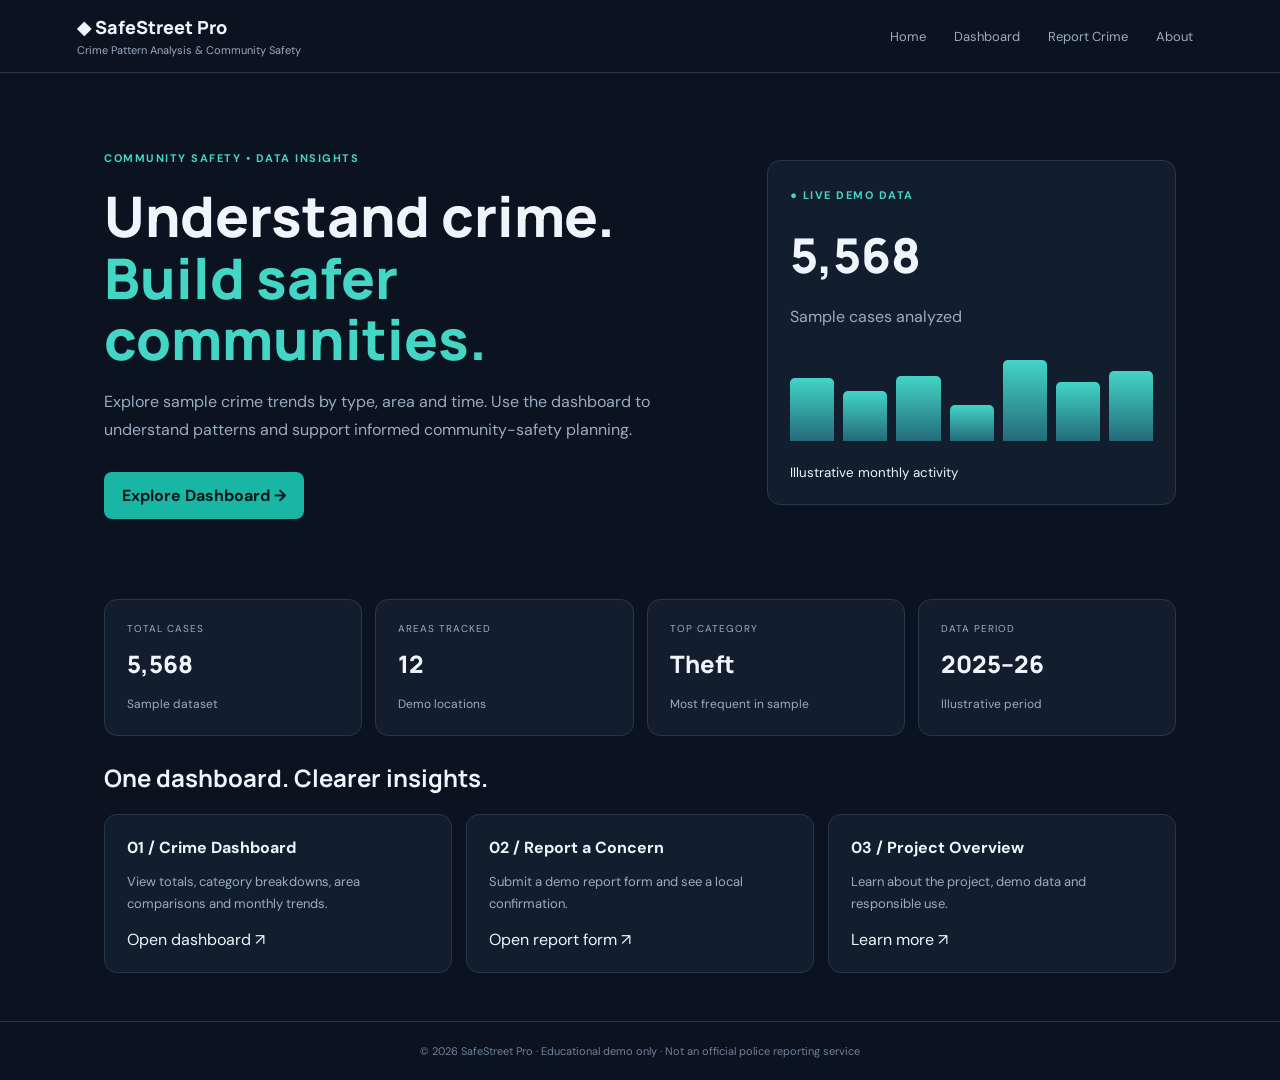
<file: index.html>
<!doctype html><html lang="en"><head><meta charset="utf-8"><meta name="viewport" content="width=device-width,initial-scale=1"><title>SafeStreet Pro</title><link rel="stylesheet" href="style.css"></head><body><header><div class="brand">◆ SafeStreet Pro <small>Crime Pattern Analysis & Community Safety</small></div><nav><a href="index.html">Home</a><a href="dashboard.html">Dashboard</a><a href="report.html">Report Crime</a><a href="about.html">About</a></nav></header><main><section class="hero"><div><label>COMMUNITY SAFETY • DATA INSIGHTS</label><h1>Understand crime.<br><em>Build safer communities.</em></h1><p>Explore sample crime trends by type, area and time. Use the dashboard to understand patterns and support informed community-safety planning.</p><a class="button" href="dashboard.html">Explore Dashboard →</a></div><aside><label>● LIVE DEMO DATA</label><h2>5,568</h2><p>Sample cases analyzed</p><div class="bars"><i></i><i></i><i></i><i></i><i></i><i></i><i></i></div><small>Illustrative monthly activity</small></aside></section><section class="stats"><article><small>TOTAL CASES</small><b>5,568</b><span>Sample dataset</span></article><article><small>AREAS TRACKED</small><b>12</b><span>Demo locations</span></article><article><small>TOP CATEGORY</small><b>Theft</b><span>Most frequent in sample</span></article><article><small>DATA PERIOD</small><b>2025–26</b><span>Illustrative period</span></article></section><section><h2>One dashboard. Clearer insights.</h2><div class="tiles"><a href="dashboard.html"><b>01 / Crime Dashboard</b><p>View totals, category breakdowns, area comparisons and monthly trends.</p>Open dashboard ↗</a><a href="report.html"><b>02 / Report a Concern</b><p>Submit a demo report form and see a local confirmation.</p>Open report form ↗</a><a href="about.html"><b>03 / Project Overview</b><p>Learn about the project, demo data and responsible use.</p>Learn more ↗</a></div></section></main><footer>© 2026 SafeStreet Pro · Educational demo only · Not an official police reporting service</footer></body></html>
</file>
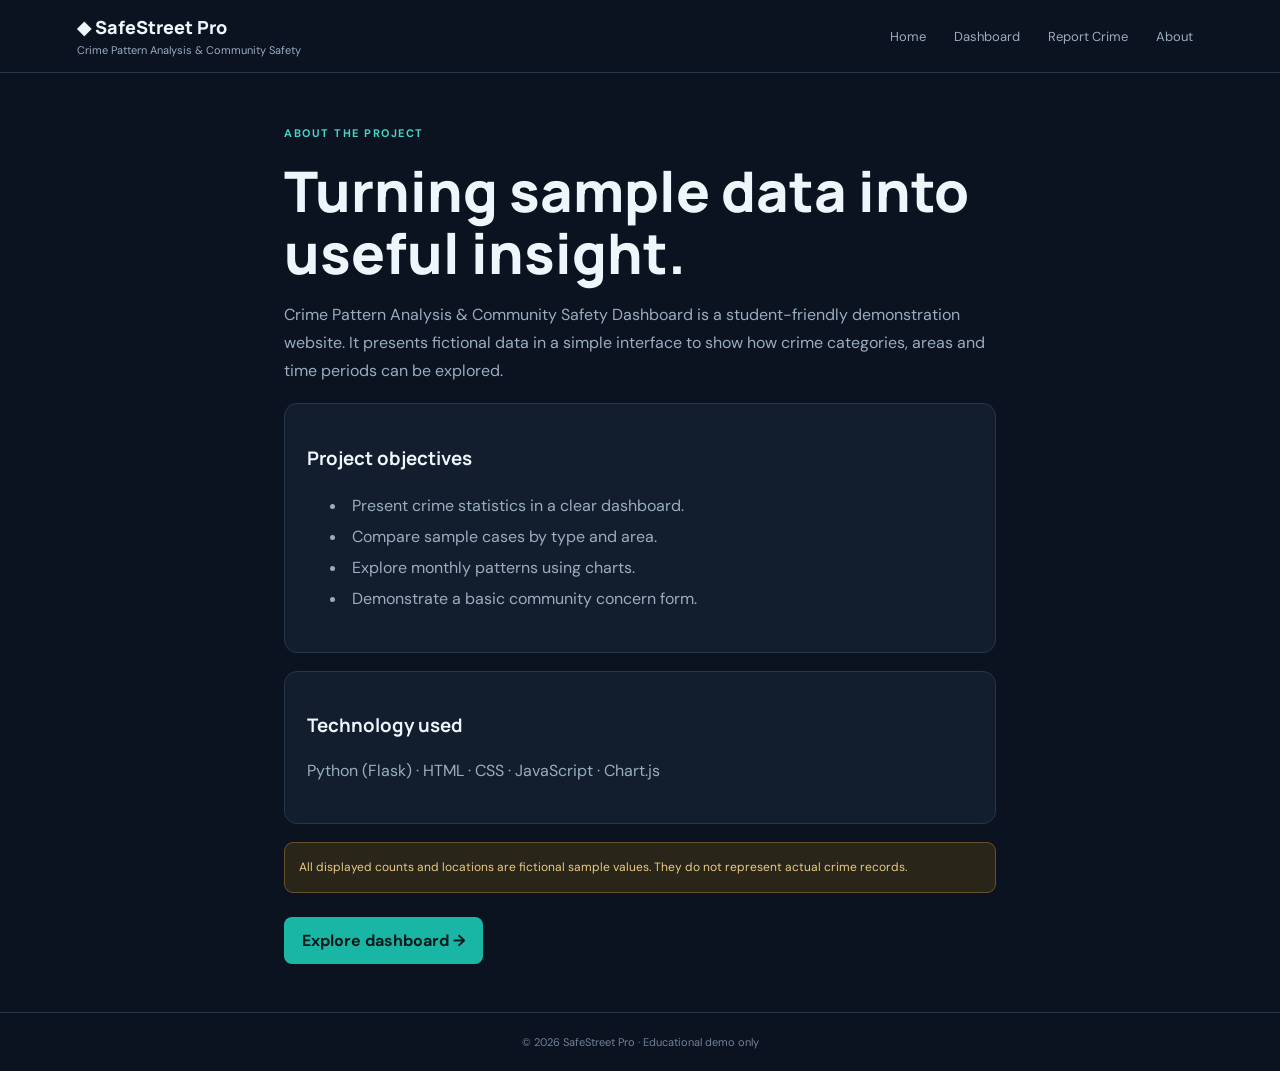
<file: about.html>
<!doctype html><html lang="en"><head><meta charset="utf-8"><meta name="viewport" content="width=device-width,initial-scale=1"><title>About | SafeStreet Pro</title><link rel="stylesheet" href="style.css"></head><body><header><div class="brand">◆ SafeStreet Pro <small>Crime Pattern Analysis & Community Safety</small></div><nav><a href="index.html">Home</a><a href="dashboard.html">Dashboard</a><a href="report.html">Report Crime</a><a href="about.html">About</a></nav></header><main class="formpage"><label>ABOUT THE PROJECT</label><h1>Turning sample data into useful insight.</h1><p>Crime Pattern Analysis & Community Safety Dashboard is a student-friendly demonstration website. It presents fictional data in a simple interface to show how crime categories, areas and time periods can be explored.</p><section class="panel"><h3>Project objectives</h3><ul><li>Present crime statistics in a clear dashboard.</li><li>Compare sample cases by type and area.</li><li>Explore monthly patterns using charts.</li><li>Demonstrate a basic community concern form.</li></ul></section><section class="panel"><h3>Technology used</h3><p>Python (Flask) · HTML · CSS · JavaScript · Chart.js</p></section><p class="notice">All displayed counts and locations are fictional sample values. They do not represent actual crime records.</p><a class="button" href="dashboard.html">Explore dashboard →</a></main><footer>© 2026 SafeStreet Pro · Educational demo only</footer></body></html>
</file>
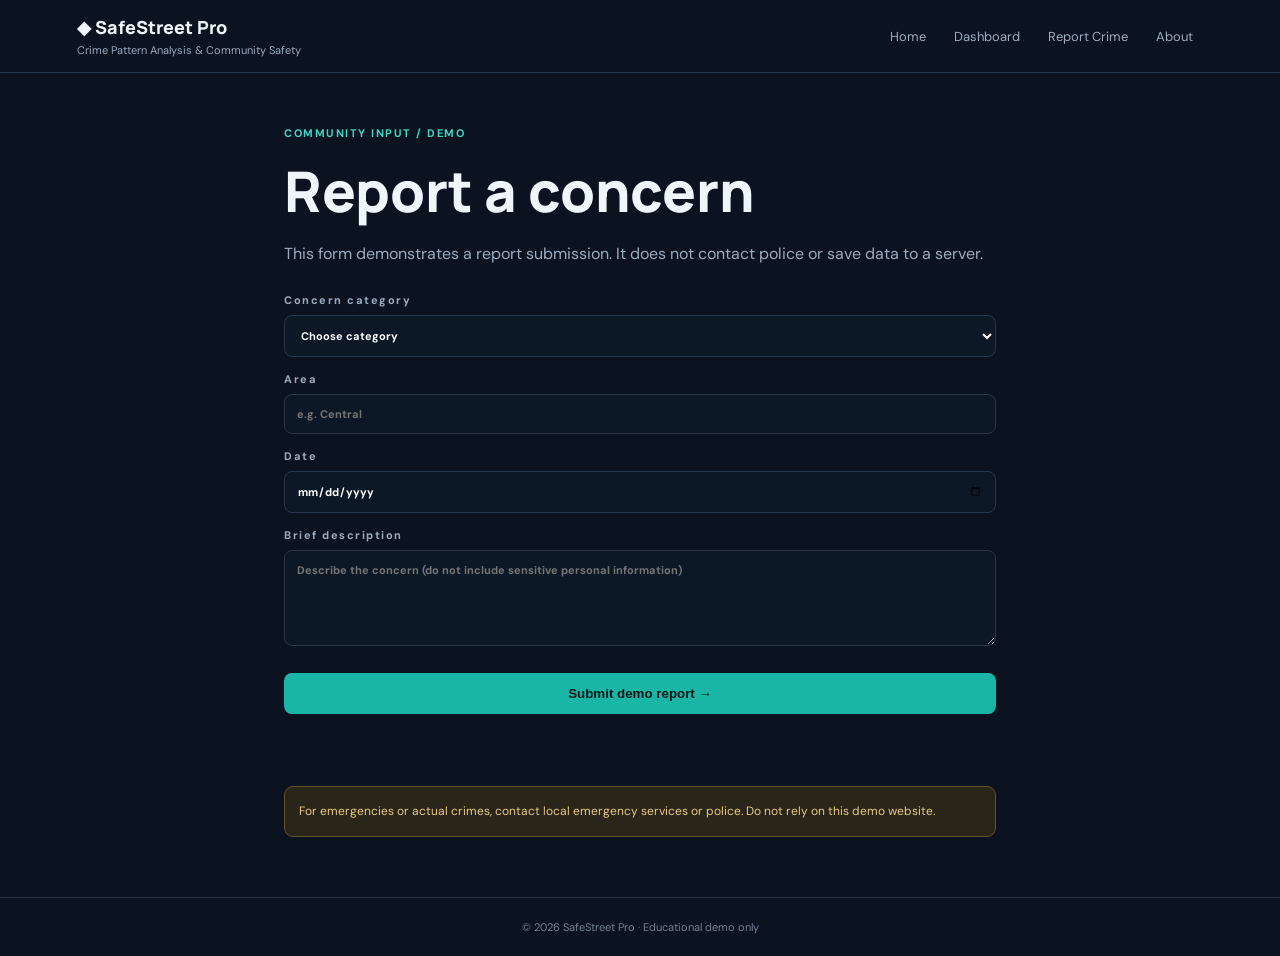
<file: report.html>
<!doctype html><html lang="en"><head><meta charset="utf-8"><meta name="viewport" content="width=device-width,initial-scale=1"><title>Report a Concern | SafeStreet Pro</title><link rel="stylesheet" href="style.css"></head><body><header><div class="brand">◆ SafeStreet Pro <small>Crime Pattern Analysis & Community Safety</small></div><nav><a href="index.html">Home</a><a href="dashboard.html">Dashboard</a><a href="report.html">Report Crime</a><a href="about.html">About</a></nav></header><main class="formpage"><label>COMMUNITY INPUT / DEMO</label><h1>Report a concern</h1><p>This form demonstrates a report submission. It does not contact police or save data to a server.</p><form id="form"><label>Concern category<select id="category" required><option value="">Choose category</option><option>Theft</option><option>Assault</option><option>Burglary</option><option>Cybercrime</option><option>Other</option></select></label><label>Area<input id="area" required placeholder="e.g. Central"></label><label>Date<input id="date" type="date" required></label><label>Brief description<textarea id="description" required rows="5" placeholder="Describe the concern (do not include sensitive personal information)"></textarea></label><button class="button">Submit demo report →</button><p id="message" role="status"></p></form><p class="notice">For emergencies or actual crimes, contact local emergency services or police. Do not rely on this demo website.</p></main><footer>© 2026 SafeStreet Pro · Educational demo only</footer><script>
document.getElementById('form').addEventListener('submit', async e => {
  e.preventDefault();
  const message = document.getElementById('message');
  const payload = {
    category: document.getElementById('category').value,
    area: document.getElementById('area').value,
    date: document.getElementById('date').value,
    description: document.getElementById('description').value
  };
  try {
    const response = await fetch('/api/report', {
      method: 'POST',
      headers: {'Content-Type': 'application/json'},
      body: JSON.stringify(payload)
    });
    const result = await response.json();
    message.textContent = result.message;
    if (result.success) e.target.reset();
  } catch (error) {
    message.textContent = 'Unable to connect to the Python server.';
  }
});
</script></body></html>
</file>
<file: style.css>
@import url('https://fonts.googleapis.com/css2?family=DM+Sans:wght@400;500;700&family=Manrope:wght@600;700;800&display=swap');:root{--bg:#0b1220;--panel:#121e2e;--line:#26374b;--text:#eef5fb;--muted:#9aadc0;--teal:#19b5a5}*{box-sizing:border-box}body{margin:0;background:var(--bg);color:var(--text);font-family:'DM Sans',sans-serif}a{color:inherit;text-decoration:none}header{padding:15px 6%;display:flex;justify-content:space-between;align-items:center;gap:18px;border-bottom:1px solid var(--line)}.brand{font:800 18px Manrope}.brand small{display:block;color:var(--muted);font:11px 'DM Sans';margin-top:4px}nav{display:flex;gap:8px;flex-wrap:wrap}nav a{padding:10px;color:var(--muted);border-radius:7px;font-size:13px}nav a:hover{background:var(--panel);color:white}main{max-width:1120px;margin:auto;padding:48px 24px}label{color:#43d6c5;font-size:11px;font-weight:700;letter-spacing:1.5px}.hero{display:grid;grid-template-columns:1.2fr .8fr;gap:50px;align-items:center;padding:25px 0 55px}.hero h1,h1{font:800 clamp(36px,5vw,56px)/1.1 Manrope;margin:18px 0}.hero em{color:#43d6c5;font-style:normal}p{color:var(--muted);line-height:1.75}.button,button{display:inline-block;background:var(--teal);color:#06191a;border:0;border-radius:8px;padding:13px 18px;font-weight:700;cursor:pointer;margin-top:12px}.hero aside,.panel,.stats article,.tiles a{background:var(--panel);border:1px solid var(--line);border-radius:13px;padding:22px}.hero aside h2{font:800 48px Manrope;margin:18px 0 0}.bars{height:90px;display:flex;align-items:end;gap:9px;margin:20px 0}.bars i{flex:1;height:var(--h,70%);background:linear-gradient(#42d5c5,#246b79);border-radius:5px 5px 0 0}.bars i:nth-child(2){height:55%}.bars i:nth-child(3){height:72%}.bars i:nth-child(4){height:40%}.bars i:nth-child(5){height:90%}.bars i:nth-child(6){height:65%}.bars i:nth-child(7){height:78%}.stats{display:grid;grid-template-columns:repeat(4,1fr);gap:13px;margin:25px 0}.stats small{display:block;color:var(--muted);font-size:10px;letter-spacing:1px}.stats b{display:block;font:800 24px Manrope;margin:12px 0}.stats span{color:var(--muted);font-size:12px}.tiles{display:grid;grid-template-columns:repeat(3,1fr);gap:14px}.tiles p{font-size:13px}.tiles a:hover{border-color:var(--teal)}h2,h3{font-family:Manrope}.filters{display:flex;gap:14px;align-items:end;margin:24px 0}.filters label,form label{display:grid;gap:8px;flex:1;color:var(--muted)}select,input,textarea{background:#0d1827;color:white;border:1px solid var(--line);border-radius:8px;padding:12px;font:inherit}.charts{display:grid;grid-template-columns:1fr 1fr;gap:15px}.wide{grid-column:1/-1}.panel canvas{max-height:270px}.notice{background:#2a2519;border:1px solid #66512b;color:#e9ca86;padding:14px;border-radius:9px;font-size:12px}.formpage{max-width:760px;min-height:72vh}.formpage form{display:grid;gap:15px;margin:25px 0}.formpage .panel{margin:18px 0}.formpage li{color:var(--muted);padding:5px}footer{text-align:center;border-top:1px solid var(--line);padding:22px;color:#718397;font-size:11px}@media(max-width:760px){header{align-items:flex-start;flex-direction:column}.hero{grid-template-columns:1fr}.stats{grid-template-columns:1fr 1fr}.tiles,.charts{grid-template-columns:1fr}.wide{grid-column:auto}.filters{flex-wrap:wrap}main{padding:32px 18px}}
</file>
